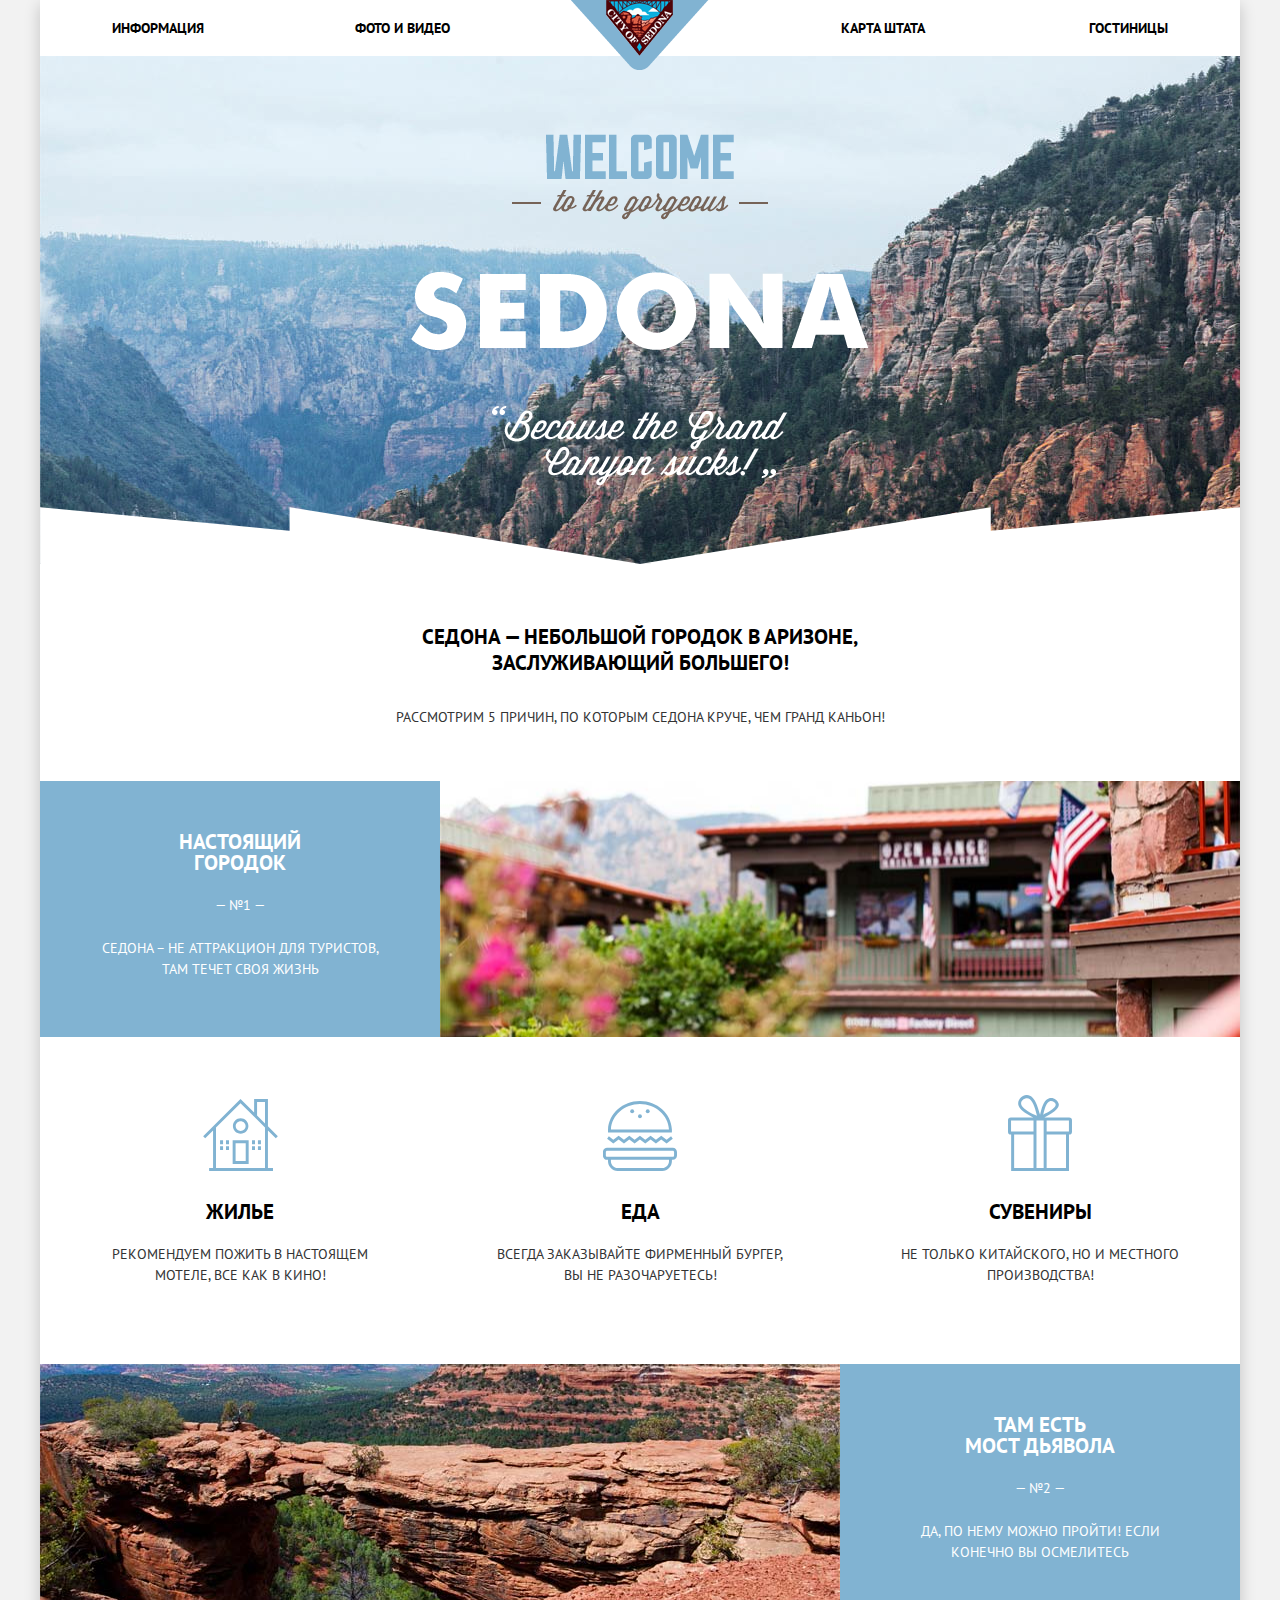
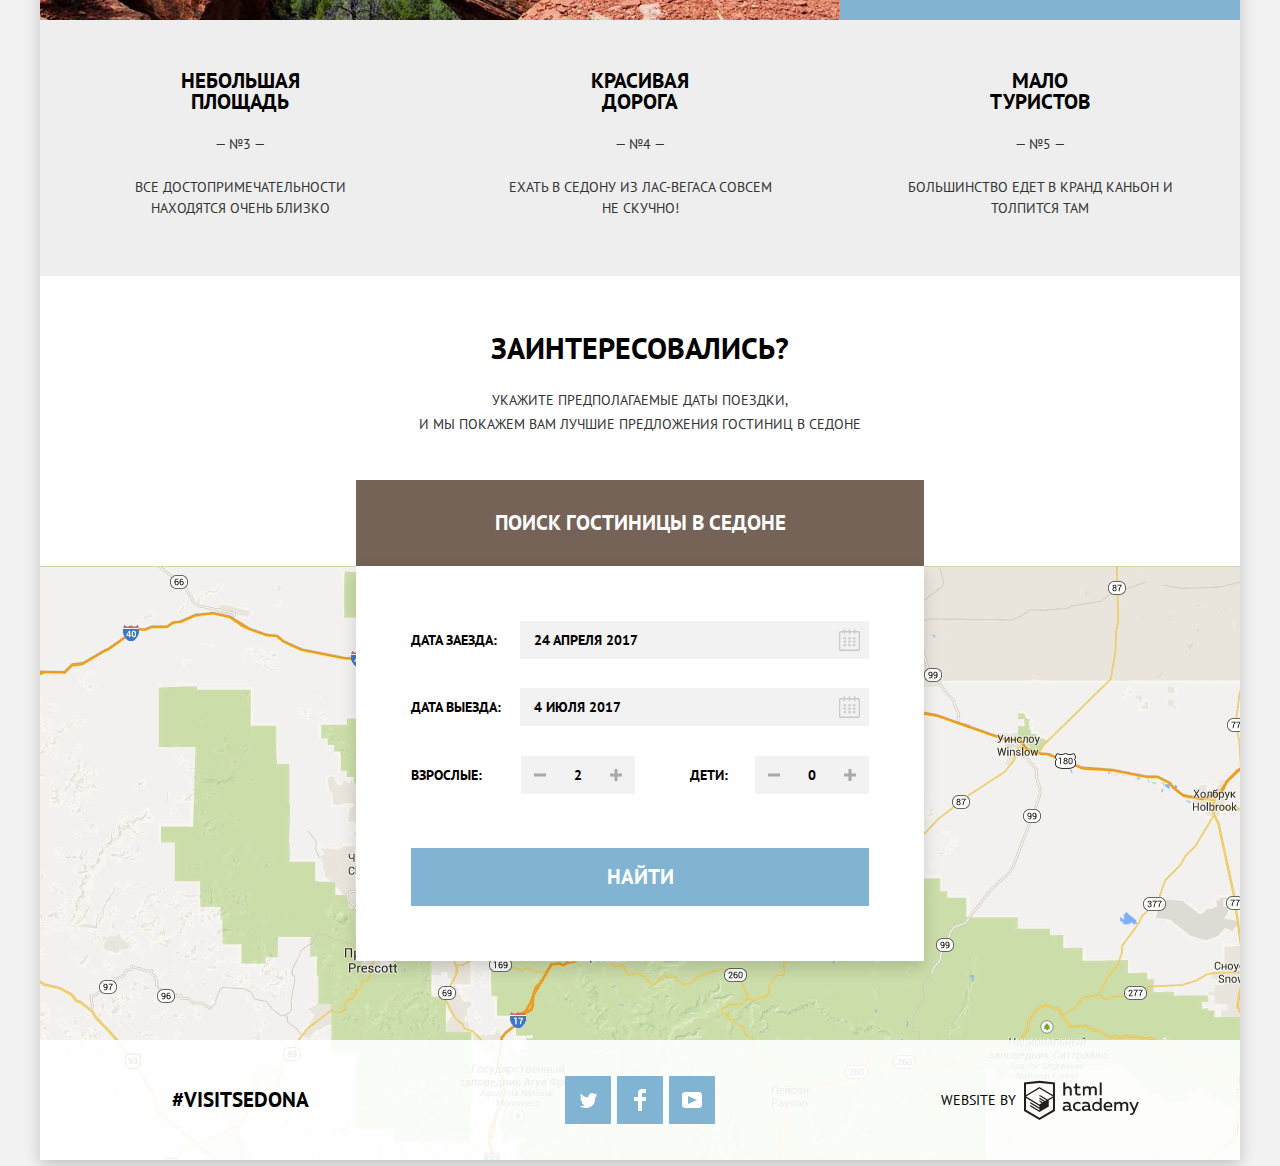
<file: index.html>
<!DOCTYPE html>
<html lang="ru">
  <head>
    <meta charset="utf-8">
    <title>HTML Academy: Седона</title>
    <link href="https://fonts.googleapis.com/css?family=PT+Sans:400,700&amp;subset=cyrillic" rel="stylesheet">
    <link href="css/normalize.css" rel="stylesheet">
    <link href="css/style.css" rel="stylesheet">
  </head>
  <body>
    <div class="layout">

      <header class="main-header">
        <nav class="main-navigation">
          <a class="main-header-logo">
            <img src="img/logo-sedona.png" width="138" height="70" alt="Логотип Седоны">
          </a>
          <ul class="site-navigation">
            <li><a href="info.html">Информация</a></li>
            <li><a href="media.html">Фото и видео</a></li>
            <li><a href="map.html">Карта штата</a></li>
            <li><a href="catalog.html">Гостиницы</a></li>
          </ul>
        </nav>
      </header>

      <main class="container">
        <h1 class="visually-hidden">Седона</h1>
        <section class="hero">
          <img src="img/welcome-to-sedona.png" width="458" height="352" alt="Добро пожаловать в великолепную Седону">
        </section>

        <section class="intro">
          <h2 class="visually-hidden">Добро пожаловать</h2>
          <p class="title">Седона&#32;&#8212;&#32;небольшой городок в Аризоне,
            заслуживающий большего!</p>
          <p class="description">Рассмотрим 5 причин, по которым Седона круче, чем Гранд Каньон!</p>
        </section>

        <section class="features">
          <h2 class="visually-hidden">Преимущества</h2>
          <div class="features-row">
            <div class="features-item">
              <h3 class="title white-color">Настоящий
                городок</h3>
              <span class="num white-color">&#8470;1</span>
              <p class="description white-color">Седона&#32;– не&#32;аттракцион для туристов, там течет своя жизнь</p>
            </div>
            <div class="features-image"></div>
          </div>
          <div class="features-row features-list">
            <div class="features-list-item house">
              <h5 class="title">Жилье</h5>
              <p class="description">Рекомендуем пожить в настоящем мотеле, все как в кино!</p>
            </div>
            <div class="features-list-item food">
              <h5 class="title">Еда</h5>
              <p class="description">Всегда заказывайте фирменный бургер, вы не&#32;разочаруетесь!</p>
            </div>
            <div class="features-list-item gifts">
              <h5 class="title">Сувениры</h5>
              <p class="description">Не только китайского, но и местного производства!</p>
            </div>
          </div>
          <div class="features-row">
            <div class="features-item">
              <h3 class="title white-color">Там есть
                мост Дьявола</h3>
              <span class="num white-color">&#8470;2</span>
              <p class="description white-color">Да, по нему можно пройти! Если конечно вы осмелитесь</p>
            </div>
            <div class="features-image"></div>
          </div>
          <div class="features-row">
            <div class="features-item">
              <h3 class="title">Небольшая
                площадь</h3>
              <span class="num">&#8470;3</span>
              <p class="description">Все достопримечательности находятся очень близко</p>
            </div>
            <div class="features-item">
              <h3 class="title">Красивая
                дорога</h3>
              <span class="num">&#8470;4</span>
              <p class="description">Ехать в Седону из Лас-Вегаса совсем не&#32;скучно!</p>
            </div>
            <div class="features-item">
              <h3 class="title">Мало
                туристов</h3>
              <span class="num">&#8470;5</span>
              <p class="description">Большинство едет в Кранд Каньон и толпится там</p>
            </div>
          </div>
        </section>

        <section class="search-container">
          <div class="call-to-action">
            <h2>Заинтересовались?</h2>
            <p class="description">Укажите предполагаемые даты поездки,
              и мы покажем вам лучшие предложения гостиниц в Седоне</p>
            <button class="button button-lg button-coffee" type="button">Поиск гостиницы в Седоне</button>
          </div>
          <div class="search-form">
            <iframe class="map" tabindex="-1" src="https://www.google.com/maps/embed/v1/view?zoom=12&center=34.8697%2C-111.7610&key=AIzaSyAeg9HKA5m4pS5d6KHKoqZQw0Kt9ENUFfY" allowfullscreen></iframe>
            <form class="modal hotel-search-form" action="https://echo.htmlacademy.ru" method="post">
              <div class="form-field">
                <label for="arrival-date-field">Дата заезда:</label>
                <input required id="arrival-date-field" class="input-lg" name="arrival-date" type="text" value="24 апреля 2017">
                <button class="calendar-icon" type="button">
                  <svg>
                    <use xlink:href="#calendar-icon"></use>
                  </svg>
                </button>
              </div>
              <div class="form-field">
                <label for="departure-date-field">Дата выезда:</label>
                <input required id="departure-date-field" class="input-lg" name="departure-date" type="text" value="4 июля 2017">
                <button class="calendar-icon" type="button">
                  <svg>
                    <use xlink:href="#calendar-icon"></use>
                  </svg>
                </button>
              </div>
              <div class="form-row">
                <div class="form-field">
                <label for="number-of-adults-field">Взрослые:</label>
                  <input required id="number-of-adults-field" name="adults" type="number" min="0" value="2">
                  <button class="input-control math-symbol-minus" type="button">
                    <svg>
                      <use xlink:href="#math-symbol-minus"></use>
                    </svg>
                  </button>
                  <button class="input-control math-symbol-plus" type="button">
                    <svg>
                      <use xlink:href="#math-symbol-plus"></use>
                    </svg>
                  </button>
                </div>
                <div class="form-field">
                  <label for="number-of-children-field">Дети:</label>
                  <input required id="number-of-children-field" name="children" type="number" min="0" value="0">
                  <button class="input-control math-symbol-minus" type="button">
                    <svg>
                      <use xlink:href="#math-symbol-minus"></use>
                    </svg>
                  </button>
                  <button class="input-control math-symbol-plus" type="button">
                    <svg>
                      <use xlink:href="#math-symbol-plus"></use>
                    </svg>
                  </button>
                </div>
              </div>
              <button class="button button-lg button-seagull" type="submit">Найти</button>
            </form>
          </div>
        </section>

      </main>

      <footer class="main-footer">
        <div class="footer-hashtag">
          &#35;Visitsedona
        </div>
        <ul class="footer-social">
          <li>
            <a class="social-button social-tw" href="#" aria-label="Twitter">
              <svg>
                <use xlink:href="#social-tw"></use>
              </svg>
            </a>
          </li>
          <li>
            <a class="social-button social-fb" href="#" aria-label="Facebook">
              <svg>
                <use xlink:href="#social-fb"></use>
              </svg>
            </a>
          </li>
          <li>
            <a class="social-button social-yt" href="#" aria-label="YouTube">
              <svg>
                <use xlink:href="#social-yt"></use>
              </svg>
            </a>
          </li>
        </ul>
        <div class="footer-copyright">
          <span>Website by</span>
          <a href="https://htmlacademy.ru/intensive/htmlcss">
            <svg id="htmlacademy-logo" role="img" aria-label="htmlacademy" xmlns="http://www.w3.org/2000/svg" viewBox="0 0 108.08 36.85" width="115" height="41">
              <title>HTML Academy</title>
              <path d="M44.61,26.88a2,2,0,0,0,.55-0.1v1.33a3.25,3.25,0,0,1-1.18.21,1.67,1.67,0,0,1-1.67-1,4.84,4.84,0,0,1-3.14,1.08c-1.51,0-2.91-.83-2.91-2.55,0-2.13,2-2.79,3.71-2.79a11.08,11.08,0,0,1,2.17.25v-0.3c0-1-.76-1.77-2.19-1.77a7.42,7.42,0,0,0-3,.64v-1.7a10.21,10.21,0,0,1,3.19-.55c2.36,0,3.81,1.12,3.81,3.65v3a0.54,0.54,0,0,0,.49.59h0.17Zm-6.44-1.13A1.35,1.35,0,0,0,39.63,27h0.11a3.39,3.39,0,0,0,2.41-1V24.58a9.72,9.72,0,0,0-1.81-.21c-1,0-2.16.33-2.16,1.38h0Zm12.36-6.11a5,5,0,0,1,2.57.64V22a4.08,4.08,0,0,0-2.3-.7,2.75,2.75,0,1,0,0,5.49,5,5,0,0,0,2.43-.64v1.71a6.27,6.27,0,0,1-2.76.57A4.21,4.21,0,0,1,46,24.51q0-.21,0-0.41a4.32,4.32,0,0,1,4.18-4.46h0.38Zm12.17,7.24a2,2,0,0,0,.55-0.1v1.33a3.25,3.25,0,0,1-1.18.21,1.67,1.67,0,0,1-1.67-1,4.84,4.84,0,0,1-3.14,1.08c-1.51,0-2.91-.83-2.91-2.55,0-2.13,2-2.79,3.71-2.79a11.08,11.08,0,0,1,2.17.25v-0.3c0-1-.76-1.77-2.19-1.77a7.42,7.42,0,0,0-3,.64v-1.7a10.21,10.21,0,0,1,3.19-.55c2.36,0,3.81,1.12,3.81,3.65v3a0.54,0.54,0,0,0,.49.59h0.17Zm-6.44-1.13A1.35,1.35,0,0,0,57.73,27h0.11a3.39,3.39,0,0,0,2.41-1V24.58a9.72,9.72,0,0,0-1.81-.21c-1.06,0-2.16.33-2.16,1.38h0ZM73,16V28.2H71.35V26.88a3.88,3.88,0,0,1-3.19,1.54,4.4,4.4,0,0,1,0-8.78,3.81,3.81,0,0,1,3,1.3V16H73Zm-4.53,5.22a2.76,2.76,0,1,0,0,5.52A2.86,2.86,0,0,0,71.15,25V23A2.91,2.91,0,0,0,68.49,21.27ZM79,19.64c3.31,0,4.46,2.68,3.92,5.09H76.7c0.21,1.5,1.67,2.11,3.19,2.11a6.11,6.11,0,0,0,2.64-.59v1.6a7.14,7.14,0,0,1-3,.57C77,28.42,74.78,27,74.78,24a4.18,4.18,0,0,1,4-4.39H79Zm0.09,1.54a2.28,2.28,0,0,0-2.44,2.1v0.06H81.3A2,2,0,0,0,79.13,21.18Zm5.73,7V19.87h1.65v1a3.81,3.81,0,0,1,2.78-1.27A2.86,2.86,0,0,1,91.89,21a4.12,4.12,0,0,1,2.91-1.33A3.06,3.06,0,0,1,98,23V28.2h-1.9V23.05a1.59,1.59,0,0,0-1.42-1.75H94.42a2.8,2.8,0,0,0-2.07,1.12V28.2h-1.9V23.05A1.59,1.59,0,0,0,89,21.31H88.8a3,3,0,0,0-2.21,1.29v5.63H84.86Zm21.31-8.33h1.9l-3.91,9.46c-0.9,2.17-2.09,2.86-3.35,2.86a4.76,4.76,0,0,1-1.1-.14V30.46a2.86,2.86,0,0,0,.85.12c0.9,0,1.58-.64,2.07-1.9l0.17-.42-4-8.4h2l2.86,6.29ZM38.73,1.46V6.22a3.81,3.81,0,0,1,2.7-1.14,3.25,3.25,0,0,1,3.44,3.4v5.15H43V8.72a1.81,1.81,0,0,0-1.61-2h-0.3a2.93,2.93,0,0,0-2.32,1.39v5.52h-1.9V1.46h1.9ZM49.94,2.31v3h3V6.91h-3v3.81c0,1.1.5,1.46,1.58,1.46a4.49,4.49,0,0,0,1.69-.33v1.6A6.8,6.8,0,0,1,51,13.8a2.55,2.55,0,0,1-2.86-2.74V6.89H46.58V5.26h1.5V2.74Zm5.4,11.31V5.28H57v1A3.81,3.81,0,0,1,59.77,5a2.86,2.86,0,0,1,2.6,1.33A4.12,4.12,0,0,1,65.28,5,3.06,3.06,0,0,1,68.44,8.4v5.21h-1.9V8.46a1.59,1.59,0,0,0-1.42-1.75H64.89a2.8,2.8,0,0,0-2.07,1.12v5.78h-1.9V8.46A1.59,1.59,0,0,0,59.5,6.71H59.27A3,3,0,0,0,57.06,8v5.63H55.34ZM71.17,1.45H73V13.6H71.17V1.45ZM14.71,0H14.55L0,1.54V28.21l14.55,8.66,14.55-8.66V1.54Zm12.5,27.1L14.55,34.64,1.9,27.12V16.18l12.59,7.5V25L5.86,19.9v1.31l8.68,5.21v1.39L5.87,22.65V24l8.68,5.21,8.75-5.24V18.31L27.2,16V27.12Zm0-12.53-3.48,2-1.6,1L14.51,13v1.31L21,18.23H21l-0.14.09-1,.54-5.37-3.2V17l4.24,2.52-1,.67-3.2-1.9v1.31l2.1,1.24L14.5,22.1,2,14.65,14.51,7.11Zm0-1.32L14.49,5.76,1.91,13.25v-10L14.56,1.92,27.21,3.25v10h0Z" transform="translate(0 -0.02)"/>
            </svg>
          </a>
        </div>
      </footer>

      <div class="social-split">
        <svg xmlns="http://www.w3.org/2000/svg" xmlns:xlink="http://www.w3.org/1999/xlink">
          <symbol id="social-tw" viewBox="0 0 17 15">
            <path d="M10.95.144c1.685-.496 2.984.27 3.577 1.179.673-.231 1.331-.481 2.011-.708a2.345 2.345 0 0 1-.857 1.768c.685.17 1.304-.491 1.304-.491-.169 1-1.006 1.788-1.563 2.024-.231 6.75-3.175 11.217-10.077 11.082h-.446c-.41 0-4.164-.46-4.898-1.887 2.271.196 3.893-.422 4.693-1.177-.96-.3-2.679-.477-2.979-2.95.349.106.564.228 1.19.119C1.705 8.247.374 7.53.448 5.33c.285.328 1.067.536 1.34.472C1.085 5.561-.182 2.442.894.85c1.818 1.854 3.735 3.606 7.152 3.773C8.254 2.33 9.183.793 10.95.144z"/>
          </symbol>
          <symbol id="social-fb" viewBox="0 0 12 22">
            <path d="M12 4V0H8a4 4 0 0 0-4 4v4H0v4h4v10h4V12h4V8H8V4h4z"/>
          </symbol>
          <symbol id="social-yt" viewBox="0 0 20 16">
            <path d="M17 0H3C1.35 0 0 1.35 0 3v10c0 1.65 1.35 3 3 3h14c1.65 0 3-1.35 3-3V3c0-1.65-1.35-3-3-3zM6.027 11.998V4.002L15.014 8l-8.987 3.998z"/>
          </symbol>
          <symbol id="calendar-icon" viewBox="0 0 21 22">
            <path d="M19.251,2.025h-2.845V0.648c0-0.381-0.294-0.689-0.656-0.689c-0.363,0-0.656,0.308-0.656,0.689v1.377h-3.938V0.648
              c0-0.381-0.294-0.689-0.655-0.689c-0.363,0-0.657,0.308-0.657,0.689v1.377H5.906V0.648c0-0.381-0.294-0.689-0.656-0.689
              c-0.363,0-0.657,0.308-0.657,0.689v1.377H1.75C0.784,2.025,0,2.847,0,3.862v16.302C0,21.179,0.784,22,1.75,22h17.501
              C20.217,22,21,21.179,21,20.164V3.862C21,2.847,20.217,2.025,19.251,2.025z M19.688,20.164c0,0.253-0.195,0.459-0.437,0.459H1.75
              c-0.241,0-0.438-0.206-0.438-0.459V3.862c0-0.253,0.196-0.459,0.438-0.459h2.844v1.378c0,0.381,0.294,0.689,0.657,0.689
              c0.362,0,0.656-0.308,0.656-0.689V3.403h3.938v1.378c0,0.381,0.294,0.689,0.657,0.689c0.361,0,0.655-0.308,0.655-0.689V3.403h3.938
              v1.378c0,0.381,0.293,0.689,0.656,0.689c0.362,0,0.656-0.308,0.656-0.689V3.403h2.845c0.241,0,0.437,0.206,0.437,0.459V20.164z"/>
            <rect x="4.594" y="8.225" width="2.625" height="2.066"/>
            <rect x="4.594" y="11.668" width="2.625" height="2.067"/>
            <rect x="4.594" y="15.112" width="2.625" height="2.066"/>
            <rect x="9.188" y="15.112" width="2.625" height="2.066"/>
            <rect x="9.188" y="11.668" width="2.625" height="2.067"/>
            <rect x="9.188" y="8.225" width="2.625" height="2.066"/>
            <rect x="13.781" y="15.112" width="2.625" height="2.066"/>
            <rect x="13.781" y="11.668" width="2.625" height="2.067"/>
            <rect x="13.781" y="8.225" width="2.625" height="2.066"/>
          </symbol>
          <symbol id="math-symbol-minus" viewBox="0 0 15 15">
            <line x1="1" y1="7" x2="13" y2="7" stroke-width="3" />
          </symbol>
          <symbol id="math-symbol-plus" viewBox="0 0 15 15">
            <line x1="1" y1="7" x2="13" y2="7" stroke-width="3"/>
            <line x1="7" y1="1" x2="7" y2="13" stroke-width="3" />
          </symbol>
        </svg>
      </div>

    </div>
  </body>
</html>
</file>
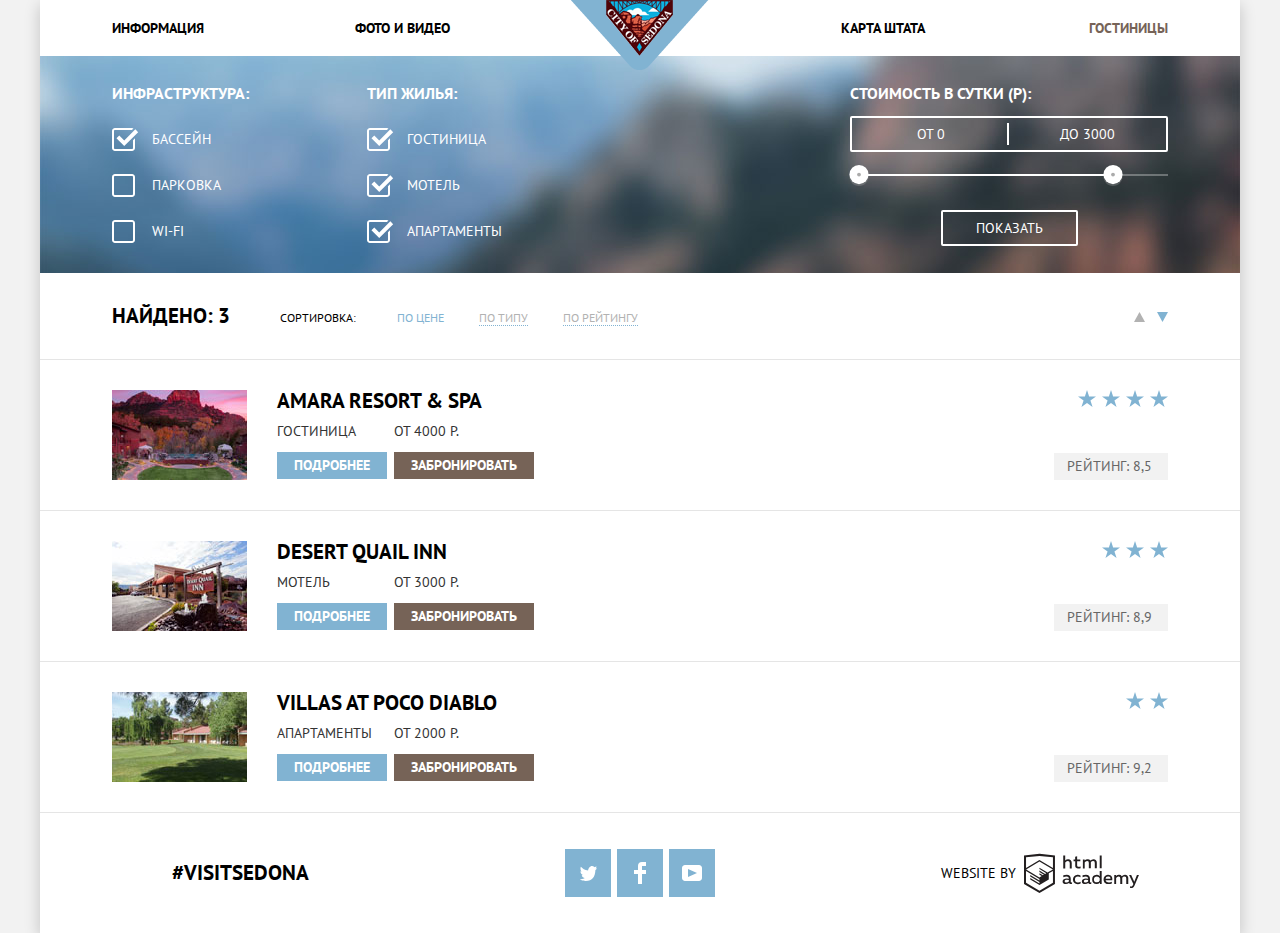
<file: catalog.html>
<!DOCTYPE html>
<html lang="ru">
  <head>
    <meta charset="utf-8">
    <title>HTML Academy: Седона</title>
    <link href="css/normalize.css" rel="stylesheet">
    <link href="css/style.css" rel="stylesheet">
  </head>
  <body>
    <div class="layout">

      <header class="main-header">
        <nav class="main-navigation">
          <a class="main-header-logo" href="index.html">
            <img src="img/logo-sedona.png" width="138" height="70" alt="Логотип Седоны">
          </a>
          <ul class="site-navigation">
            <li><a href="info.html">Информация</a></li>
            <li><a href="media.html">Фото и видео</a></li>
            <li><a href="map.html">Карта штата</a></li>
            <li><a class="site-navigation-current" href="catalog.html">Гостиницы</a></li>
          </ul>
        </nav>
      </header>

      <main class="containter">
        <h1 class="visually-hidden">Поиск гостиницы в Седоне</h1>
        <section class="search-filters">
          <h2 class="visually-hidden">Фильтр поиска жилья</h2>
          <form class="search-filters-form" action="https://echo.htmlacademy.ru" method="get">
            <fieldset class="form-group">
              <legend>Инфраструктура:</legend>
              <ul class="form-group-items">
                <li>
                  <input checked id="infrastructure-type-pool" class="checkmark" name="infrastructure" type="checkbox" value="pool">
                  <label for="infrastructure-type-pool">Бассейн</label>
                </li>
                <li>
                  <input id="infrastructure-type-parking" class="checkmark" name="infrastructure" type="checkbox" value="parking">
                  <label for="infrastructure-type-parking">Парковка</label>
                </li>
                <li>
                  <input id="infrastructure-type-wifi" class="checkmark" name="infrastructure" type="checkbox" value="wifi">
                  <label for="infrastructure-type-wifi">Wi-Fi</label>
                </li>
              </ul>
            </fieldset>
            <fieldset class="form-group">
              <legend>Тип жилья:</legend>
              <ul class="form-group-items">
                <li>
                  <input checked id="house-type-hotel" class="checkmark" name="house-type" type="checkbox" value="hotel">
                  <label for="house-type-hotel">Гостиница</label>
                </li>
                <li>
                  <input checked id="house-type-motel" class="checkmark" name="house-type" type="checkbox" value="motel">
                  <label for="house-type-motel">Мотель</label>
                </li>
                <li>
                  <input checked id="house-type-apartment" class="checkmark" name="house-type" type="checkbox" value="apartment">
                  <label for="house-type-apartment">Апартаменты</label>
                </li>
              </ul>
            </fieldset>
            <fieldset class="form-group">
              <legend>Стоимость в сутки (р):</legend>
              <div class="num-range">
                <div class="num-range-field">
                  <span>От 0</span>
                  <!-- <input name="price-from" type="number" min="0" max="4000" value="0"> -->
                </div>
                <div class="num-range-field">
                  <span>До 3000</span>
                  <!-- <input name="price-to" type="number" min="1" max="4000" value="3000"> -->
                </div>
              </div>
              <div class="slider">
                <div class="slider-range" style=""></div>
                <span class="slider-handle state-default" tabindex="0" style=""></span>
                <span class="slider-handle state-default" tabindex="0" style=""></span>
              </div>
              <button class="search-filters-submit" type="submit">Показать</button>
            </fieldset>
          </form>
        </section>
        <section class="search-results">
          <div class="search-results-sorting">
            <span class="found">Найдено: 3</span>
            <div class="sort-filters sort-by-type">
              <span>Сортировка:</span>
              <ul class="sort-by-type-list">
                <li class="current-sort-type"><a href="#">По цене</a></li>
                <li><a href="#">По типу</a></li>
                <li><a href="#">По рейтингу</a></li>
              </ul>
            </div>
            <div class="sort-filters sort-by-order">
              <ul class="sort-by-order-list">
                <li>
                  <a href="#">
                    <svg>
                      <use xlink:href="#ascending-order"></use>
                    </svg>
                  </a>
                </li>
                <li class="current-sort-order">
                  <a href="#">
                    <svg>
                      <use xlink:href="#descending-order"></use>
                    </svg>
                  </a>
                </li>
              </ul>
            </div>
          </div>
          <div class="search-results-content">
            <div class="search-results-row">
              <div class="house-image">
                <img src="img/amara-resort-and-spa.jpg" width="135" height="90" alt="Гостиница Amara Resort & Spa">
              </div>
              <div class="house-description">
                <h3 class="name">
                  <a href="#">Amara Resort &#38; Spa</a>
                </h3>
                <div class="house-description-row">
                  <span class="type">Гостиница</span>
                  <span class="price">От 4000 р.</span>
                </div>
                <div class="house-description-row">
                  <a class="button button-sm button-seagull" href="#">Подробнее</a>
                  <a class="button button-sm button-coffee" href="#">Забронировать</a>
                </div>
              </div>
              <div class="house-review">
                <div class="stars">
                  <span class="star"></span>
                  <span class="star"></span>
                  <span class="star"></span>
                  <span class="star"></span>
                </div>
                <div class="rate">
                  <span>Рейтинг: 8,5</span>
                </div>
              </div>
            </div>
            <div class="search-results-row">
              <div class="house-image">
                <img src="img/desert-quail-inn.jpg" width="135" height="90" alt="Desert Quail Inn">
              </div>
              <div class="house-description">
                <h3 class="name">
                  <a href="#">Desert Quail Inn</a>
                </h3>
                <div class="house-description-row">
                  <span class="type">Мотель</span>
                  <span class="price">От 3000 р.</span>
                </div>
                <div class="house-description-row">
                  <a class="button button-sm button-seagull" href="#">Подробнее</a>
                  <a class="button button-sm button-coffee" href="#">Забронировать</a>
                </div>
              </div>
              <div class="house-review">
                <div class="stars">
                  <span class="star"></span>
                  <span class="star"></span>
                  <span class="star"></span>
                </div>
                <div class="rate">
                  <span>Рейтинг: 8,9</span>
                </div>
              </div>
            </div>
            <div class="search-results-row">
              <div class="house-image">
                <img src="img/villas-at-poco-diablo.jpg" width="135" height="90" alt="Villas at Poco Diablo">
              </div>
              <div class="house-description">
                <h3 class="name">
                  <a href="#">Villas at Poco Diablo</a>
                </h3>
                <div class="house-description-row">
                  <span class="type">Апартаменты</span>
                  <span class="price">От 2000 р.</span>
                </div>
                <div class="house-description-row">
                  <a class="button button-sm button-seagull" href="#">Подробнее</a>
                  <a class="button button-sm button-coffee" href="#">Забронировать</a>
                </div>
              </div>
              <div class="house-review">
                <div class="stars">
                  <span class="star"></span>
                  <span class="star"></span>
                </div>
                <div class="rate">
                  <span>Рейтинг: 9,2</span>
                </div>
              </div>
            </div>
          </div>
        </section>
      </main>


      <footer class="main-footer inner-page">
        <div class="footer-hashtag">
          &#35;Visitsedona
        </div>
        <ul class="footer-social">
          <li>
            <a class="social-button social-tw" href="#" aria-label="Twitter">
              <svg>
                <use xlink:href="#social-tw"></use>
              </svg>
            </a>
          </li>
          <li>
            <a class="social-button social-fb" href="#" aria-label="Facebook">
              <svg>
                <use xlink:href="#social-fb"></use>
              </svg>
            </a>
          </li>
          <li>
            <a class="social-button social-yt" href="#" aria-label="YouTube">
              <svg>
                <use xlink:href="#social-yt"></use>
              </svg>
            </a>
          </li>
        </ul>
        <div class="footer-copyright">
          <span>Website by</span>
          <a href="https://htmlacademy.ru/intensive/htmlcss">
            <svg id="htmlacademy-logo" role="img" aria-label="htmlacademy" xmlns="http://www.w3.org/2000/svg" viewBox="0 0 108.08 36.85" width="115" height="41">
              <title>HTML Academy</title>
              <path d="M44.61,26.88a2,2,0,0,0,.55-0.1v1.33a3.25,3.25,0,0,1-1.18.21,1.67,1.67,0,0,1-1.67-1,4.84,4.84,0,0,1-3.14,1.08c-1.51,0-2.91-.83-2.91-2.55,0-2.13,2-2.79,3.71-2.79a11.08,11.08,0,0,1,2.17.25v-0.3c0-1-.76-1.77-2.19-1.77a7.42,7.42,0,0,0-3,.64v-1.7a10.21,10.21,0,0,1,3.19-.55c2.36,0,3.81,1.12,3.81,3.65v3a0.54,0.54,0,0,0,.49.59h0.17Zm-6.44-1.13A1.35,1.35,0,0,0,39.63,27h0.11a3.39,3.39,0,0,0,2.41-1V24.58a9.72,9.72,0,0,0-1.81-.21c-1,0-2.16.33-2.16,1.38h0Zm12.36-6.11a5,5,0,0,1,2.57.64V22a4.08,4.08,0,0,0-2.3-.7,2.75,2.75,0,1,0,0,5.49,5,5,0,0,0,2.43-.64v1.71a6.27,6.27,0,0,1-2.76.57A4.21,4.21,0,0,1,46,24.51q0-.21,0-0.41a4.32,4.32,0,0,1,4.18-4.46h0.38Zm12.17,7.24a2,2,0,0,0,.55-0.1v1.33a3.25,3.25,0,0,1-1.18.21,1.67,1.67,0,0,1-1.67-1,4.84,4.84,0,0,1-3.14,1.08c-1.51,0-2.91-.83-2.91-2.55,0-2.13,2-2.79,3.71-2.79a11.08,11.08,0,0,1,2.17.25v-0.3c0-1-.76-1.77-2.19-1.77a7.42,7.42,0,0,0-3,.64v-1.7a10.21,10.21,0,0,1,3.19-.55c2.36,0,3.81,1.12,3.81,3.65v3a0.54,0.54,0,0,0,.49.59h0.17Zm-6.44-1.13A1.35,1.35,0,0,0,57.73,27h0.11a3.39,3.39,0,0,0,2.41-1V24.58a9.72,9.72,0,0,0-1.81-.21c-1.06,0-2.16.33-2.16,1.38h0ZM73,16V28.2H71.35V26.88a3.88,3.88,0,0,1-3.19,1.54,4.4,4.4,0,0,1,0-8.78,3.81,3.81,0,0,1,3,1.3V16H73Zm-4.53,5.22a2.76,2.76,0,1,0,0,5.52A2.86,2.86,0,0,0,71.15,25V23A2.91,2.91,0,0,0,68.49,21.27ZM79,19.64c3.31,0,4.46,2.68,3.92,5.09H76.7c0.21,1.5,1.67,2.11,3.19,2.11a6.11,6.11,0,0,0,2.64-.59v1.6a7.14,7.14,0,0,1-3,.57C77,28.42,74.78,27,74.78,24a4.18,4.18,0,0,1,4-4.39H79Zm0.09,1.54a2.28,2.28,0,0,0-2.44,2.1v0.06H81.3A2,2,0,0,0,79.13,21.18Zm5.73,7V19.87h1.65v1a3.81,3.81,0,0,1,2.78-1.27A2.86,2.86,0,0,1,91.89,21a4.12,4.12,0,0,1,2.91-1.33A3.06,3.06,0,0,1,98,23V28.2h-1.9V23.05a1.59,1.59,0,0,0-1.42-1.75H94.42a2.8,2.8,0,0,0-2.07,1.12V28.2h-1.9V23.05A1.59,1.59,0,0,0,89,21.31H88.8a3,3,0,0,0-2.21,1.29v5.63H84.86Zm21.31-8.33h1.9l-3.91,9.46c-0.9,2.17-2.09,2.86-3.35,2.86a4.76,4.76,0,0,1-1.1-.14V30.46a2.86,2.86,0,0,0,.85.12c0.9,0,1.58-.64,2.07-1.9l0.17-.42-4-8.4h2l2.86,6.29ZM38.73,1.46V6.22a3.81,3.81,0,0,1,2.7-1.14,3.25,3.25,0,0,1,3.44,3.4v5.15H43V8.72a1.81,1.81,0,0,0-1.61-2h-0.3a2.93,2.93,0,0,0-2.32,1.39v5.52h-1.9V1.46h1.9ZM49.94,2.31v3h3V6.91h-3v3.81c0,1.1.5,1.46,1.58,1.46a4.49,4.49,0,0,0,1.69-.33v1.6A6.8,6.8,0,0,1,51,13.8a2.55,2.55,0,0,1-2.86-2.74V6.89H46.58V5.26h1.5V2.74Zm5.4,11.31V5.28H57v1A3.81,3.81,0,0,1,59.77,5a2.86,2.86,0,0,1,2.6,1.33A4.12,4.12,0,0,1,65.28,5,3.06,3.06,0,0,1,68.44,8.4v5.21h-1.9V8.46a1.59,1.59,0,0,0-1.42-1.75H64.89a2.8,2.8,0,0,0-2.07,1.12v5.78h-1.9V8.46A1.59,1.59,0,0,0,59.5,6.71H59.27A3,3,0,0,0,57.06,8v5.63H55.34ZM71.17,1.45H73V13.6H71.17V1.45ZM14.71,0H14.55L0,1.54V28.21l14.55,8.66,14.55-8.66V1.54Zm12.5,27.1L14.55,34.64,1.9,27.12V16.18l12.59,7.5V25L5.86,19.9v1.31l8.68,5.21v1.39L5.87,22.65V24l8.68,5.21,8.75-5.24V18.31L27.2,16V27.12Zm0-12.53-3.48,2-1.6,1L14.51,13v1.31L21,18.23H21l-0.14.09-1,.54-5.37-3.2V17l4.24,2.52-1,.67-3.2-1.9v1.31l2.1,1.24L14.5,22.1,2,14.65,14.51,7.11Zm0-1.32L14.49,5.76,1.91,13.25v-10L14.56,1.92,27.21,3.25v10h0Z" transform="translate(0 -0.02)"/>
            </svg>
          </a>
        </div>
      </footer>

      <div class="social-split">
        <svg xmlns="http://www.w3.org/2000/svg" xmlns:xlink="http://www.w3.org/1999/xlink">
          <symbol id="social-tw" viewBox="0 0 17 15">
            <path d="M10.95.144c1.685-.496 2.984.27 3.577 1.179.673-.231 1.331-.481 2.011-.708a2.345 2.345 0 0 1-.857 1.768c.685.17 1.304-.491 1.304-.491-.169 1-1.006 1.788-1.563 2.024-.231 6.75-3.175 11.217-10.077 11.082h-.446c-.41 0-4.164-.46-4.898-1.887 2.271.196 3.893-.422 4.693-1.177-.96-.3-2.679-.477-2.979-2.95.349.106.564.228 1.19.119C1.705 8.247.374 7.53.448 5.33c.285.328 1.067.536 1.34.472C1.085 5.561-.182 2.442.894.85c1.818 1.854 3.735 3.606 7.152 3.773C8.254 2.33 9.183.793 10.95.144z"/>
          </symbol>
          <symbol id="social-fb" viewBox="0 0 12 22">
            <path d="M12 4V0H8a4 4 0 0 0-4 4v4H0v4h4v10h4V12h4V8H8V4h4z"/>
          </symbol>
          <symbol id="social-yt" viewBox="0 0 20 16">
            <path d="M17 0H3C1.35 0 0 1.35 0 3v10c0 1.65 1.35 3 3 3h14c1.65 0 3-1.35 3-3V3c0-1.65-1.35-3-3-3zM6.027 11.998V4.002L15.014 8l-8.987 3.998z"/>
          </symbol>
          <symbol id="ascending-order" viewBox="0 0 11 10">
            <path d="M5.5 0L0 10h11z"/>
          </symbol>
          <symbol id="descending-order" viewBox="0 0 11 10">
            <path d="M5.5 10L0 0h11"/>
          </symbol>
        </svg>
      </div>

    </div>
  </body>
</html>
</file>
<file: css/style.css>
@import url('https://fonts.googleapis.com/css?family=PT+Sans:400,700&subset=cyrillic');

body {
  margin: 0;
  padding: 0;

  font-family: 'PT Sans', Arial, sans-serif;
  font-size: 14px;
  line-height: 21px;
  font-weight: 400;
  color: #333333;
  text-transform: uppercase;

  background-color: #f2f2f2;
}

a {
  text-decoration: none;
  cursor: pointer;
}

/*
  ====== Скрывает скрытые заголовки ======
*/

.visually-hidden {
  position: absolute;
  clip: rect(0 0 0 0);
  width: 1px;
  height: 1px;
  margin: -1px;
}

/*
  ====== Управляет основным слоем ======
*/

.layout {
  max-width: 1200px;
  min-width: 768px;
  margin: 0 auto;

  position: relative;

  background-color: #ffffff;
  box-shadow: 0px 5px 15px 0px rgba(0, 1, 1, 0.2);
}

/*
  ====== Кнопки ======
*/

.button {
  font-size: 14px;
  line-height: 21px;
  font-weight: bold;
  color: #ffffff;
  text-transform: uppercase;
  cursor: pointer;

  display: inline-block;

  padding: 0;
  margin: 0;

  border: none;
}

.button-lg {
  font-size: 21px;
  line-height: 26px;
}

.button-sm {
  padding: 0 17px;
  line-height: 27px;
}

.button-coffee {
  background-color: #766357;
}

.button-coffee:hover,
.button-coffee:focus {
  background-color: #604e43;
  outline: none;
}

.button-coffee:active {
  background-color: #503e33;
  color: rgba(255, 255, 255, 0.3);
  outline: none;
}

.button-seagull {
  background-color: #81b3d2;
}

.button-seagull:hover,
.button-seagull:focus {
  background-color: #669ec0;
  outline: none;
}

.button-seagull:active {
  background-color: #5496bd;
  color: rgba(255, 255, 255, 0.3);
  outline: none;
}

/*
  ====== Основной текст ======
*/

.title {
  font-size: 21px;
  line-height: 21px;
  font-weight: bold;
  color: #000000;

  margin: 0;
  padding: 0;
}

.description {
  font-size: 14px;
  line-height: 21px;
  font-weight: 400;
  color: #333333;

  margin: 0;
  padding: 0;

  width: 100%;  /* Без этого свойства содержимое параграфа уходит за пределы контейнера в IE */
}

.num {
  font-size: 14px;
  line-height: 21px;
  font-weight: 400;
  color: #333333;

  margin: 0;
  padding: 0;
}

.num::before {
  content: '\2014\00a0';
  font-size: 14px;
  line-height: 21px;
  font-weight: 400;
  color: #333333;

  margin: 0;
  padding: 0;
}

.num::after {
  content: '\00a0\2014';
  font-size: 14px;
  line-height: 21px;
  font-weight: 400;
  color: #333333;

  margin: 0;
  padding: 0;
}

.white-color,
.white-color::before,
.white-color::after {
  color: #ffffff;
}

/*
  ====== Хэдер ======
*/

.main-navigation {
  font-size: 14px;
  line-height: 26px;
  font-weight: bold;
  color: #000000;

  background-color: #ffffff;

  display: flex;
  flex-direction: row;
  flex-wrap: nowrap;

  height: 56px;
  width: 100%;
  padding: 0 6%;
  position: relative;
  box-sizing: border-box;
}

.main-header-logo {
  position: absolute;
  top: 0;
  left: 50%;
  margin-left: -69px;

  z-index: 1;
}

.site-navigation {
  list-style: none;

  margin: 0;
  padding: 0;

  display: flex;
  flex-direction: row;
  align-items: center;

  width: 100%;
}

.site-navigation a {
  color: #000000;
}

.site-navigation a:hover {
  color: #81b3d2;
}

.site-navigation a:active {
  color: rgba(0, 0, 0, 0.3);
}

.site-navigation a.site-navigation-current {
  color: #766357;
}

.site-navigation li {
  flex-basis: 23%; /* В ТЗ — 20%, но тогда не соответствует макету */
}

.site-navigation li:first-child,
.site-navigation li:nth-child(2) {
  text-align: left;
}

.site-navigation li:nth-child(3),
.site-navigation li:last-child {
  text-align: right;
}

.site-navigation li:nth-child(2) {
  margin-right: auto;
}

.site-navigation li:nth-child(3) {
  margin-left: auto;
}

/*
  ====== Хироу ======
*/

.hero {
  display: flex;
  justify-content: center;
  align-items: center;

  position: relative;
  height: 512px;
  height: 508px;  /* ! Это новый размер */
  background-color: #9fc3db;
  background-image: url("../img/hero-background-res1200.jpg");
  background-size: cover;
  background-repeat: no-repeat;
}

.hero::after {
  content: '';
  position: absolute;
  bottom: 0;
  left: 0;
  right: 0;

  height: 100%;
  max-height: 57px;

  background-image: url("../img/mask-res1200.png");
  background-position: bottom;
  background-size: contain;
  background-repeat: no-repeat;
}

/*
  ====== Интро ======
*/

.intro {
  display: flex;
  flex-direction: column;

  padding: 60px 0 51px 0;
}

.intro .title,
.intro .description {
  text-align: center;
  line-height: 26px;
}

.intro .title {
  white-space: pre-line;

  margin: 0 0 28px 0;
  padding: 0;
}

.intro .description {
  margin: 0;
  padding: 0;
}

/*
  ====== Фичи ======
*/

.features {
  display: flex;
  flex-direction: column;
  flex-wrap: wrap;
}

.features-row {
  display: flex;
  flex-direction: row;
  flex-wrap: nowrap;

  width: 100%;
}

.features-row:nth-of-type(3) .features-item {
  order: 1;
}

.features-item {
  color: inherit;
  text-align: center;
  /* white-space: pre-line; */
  /* hyphens: auto; */

  height: 256px;
  max-width: 400px;

  padding: 50px 4% 40px 4%;
  box-sizing: border-box;

  flex-basis: 33%;
  flex-grow: 2;

  /* display: flex;
  flex-direction: column;
  align-items: center; */

  background-color: #eeeeee;
}

.features-row:last-of-type .features-item {
  padding: 50px 5% 40px 5%; /* Но тогда на резине текст отображается неправильно */
}

.features-row:first-of-type .features-item,
.features-row:nth-of-type(3) .features-item {
  background-color: #81b3d2;
}

/* .features-item .title,
.features-item .num,
.features-item .num::before,
.features-item .num::after {
  margin-bottom: 22px;
} */

.features-item .title {
  margin: 0 auto;
  
  text-align: center;
  white-space: pre-line;
}

.features-item .num {
  display: block;
  margin: 22px 0;
}

.features-image {
  height: 256px;

  flex-basis: 66%;
  flex-grow: 3;

  background-position: 50%;
  background-size: cover;
  background-repeat: no-repeat;
}

.features-row:first-of-type .features-image {
  background-image: url("../img/town.jpg");
}

.features-row:nth-of-type(3) .features-image {
  background-image: url("../img/bridge.jpg");
}

.features-list {
  margin: 0;
  padding: 0;

  width: 100%;

  display: flex;
  flex-direction: row;
  flex-wrap: nowrap;
}

.features-list-item {
  font-size: 0;
  text-align: center;

  max-width: 400px;
  flex-basis: 33%;
  flex-grow: 1;

  margin: 58px 4% 6.5%;
  padding: 0;

  display: flex;
  flex-direction: column;
  align-items: center;
}

.features-list-item .title {
  margin: 30px 0 22px 0;
}

.features-list-item::before {
  content: '';
  top: 0;
  width: 75px;
  height: 76px;

  background-repeat: no-repeat;
  background-position: bottom;
}

.house::before {
  background-image: url("../img/home-icon.svg");
  background-size: 75px 72px;
}

.food::before {
  background-image: url("../img/burger-icon.svg");
  background-size: 74px 70px;
}

.gifts::before {
  background-image: url("../img/gift-icon.svg");
  background-size: 64px 76px;
}

/*
  ====== Приглашение найти гостиницу ======
*/

.search-container {
  display: flex;
  flex-direction: column;
}

.search-container .call-to-action {
  height: 290px;
  text-align: center;

  display: flex;
  flex-direction: column;
  align-items: center;

  box-sizing: border-box;
}

.call-to-action h2 {
  font-size: 30px;
  line-height: 36px;
  font-weight: bold;
  color: #000000;

  margin: 54px 0 22px 0;
}

.call-to-action .description {
  line-height: 24px;
  white-space: pre-line;
}

.call-to-action button {
  line-height: 86px;
  width: 568px;

  margin: 0;
  padding: 0;

  margin: auto auto 0 auto;
}

.search-container .search-form {
  height: 594px;
  position: relative;
}

.map {
  height: 100%;
  width: 100%;

  frameborder: 0;
  border: none;

  background-color: #cad7a6;
  background-image: url("../img/map.png");
  background-position: bottom;
  background-repeat: no-repeat;
}

/*
  ====== Модалка с формой на главной ======
*/

.hotel-search-form {
  width: 568px;
  padding: 55px;
  position: absolute;
  top: 0;
  left: 50%;
  margin-left: -284px;
  box-sizing: border-box;

  display: flex;
  flex-direction: column;
  flex-wrap: wrap;

  background-color: #ffffff;
  box-shadow: 0px 7px 15px 0px rgba(0, 1, 1, 0.15);
}

.hotel-search-form .form-field {
  height: 38px;

  display: flex;
  flex-direction: row;
  align-items: center;

  position: relative;
}

.hotel-search-form input {
  font-size: 14px;
  /* line-height: 26px; */
  font-weight: bold;
  color: #000000;
  text-transform: uppercase;

  padding: 0;
  margin: 0;

  border: 2px solid #f2f2f2;

  background-color: #f2f2f2;
}

.hotel-search-form input[type=text]::-ms-clear {
  display: none;
  width: 0;
  height: 0;
}

.hotel-search-form .input-lg {
  height: 100%;
  /* width: 346px; */

  box-sizing: border-box;
  padding: 0 45px 0 12px;

  flex-grow: 1;
}

.hotel-search-form .form-field:first-child {
  margin-bottom: 29px;
}

.hotel-search-form .form-field:nth-child(2) {
  margin-bottom: 30px;
}

.hotel-search-form label {
  font-size: 14px;
  /* line-height: 26px; */
  font-weight: bold;
  color: #000000;
  text-transform: uppercase;

  padding: 0;
  margin: 0;
}

.hotel-search-form .form-field label[for="arrival-date-field"] {
  margin-right: 23px;
}

.hotel-search-form .form-field label[for="departure-date-field"] {
  margin-right: 19px;
}

.hotel-search-form .form-field label[for="number-of-adults-field"] {
  margin-right: 39px;
}

.hotel-search-form .form-field label[for="number-of-children-field"] {
  margin-left: auto;
  margin-right: 27px;
}

.hotel-search-form input[type="text"]:hover {
  border: 2px solid #ebebeb;
  background-color: #ebebeb;
}

.hotel-search-form input[type="text"]:focus {
  background-color: #ffffff;
  border: 2px solid #e5e5e5;
  outline: none;
}

.hotel-search-form input[type="number"]::-webkit-outer-spin-button,
.hotel-search-form input[type="number"]::-webkit-inner-spin-button {
  -webkit-appearance: none;
  margin: 0;
}

.hotel-search-form input[type="number"] {
  box-sizing: border-box;
  -moz-appearance: textfield; /* Чтобы скрыть стрелки для FireFox */
}

.hotel-search-form .form-row {
  display: flex;
  flex-direction: row;
  flex-wrap: nowrap;
  align-items: center;
}

.hotel-search-form .form-row .form-field {
  flex-basis: 50%;
  margin-bottom: 0;

  display: flex;
  justify-content: flex-start;
  flex-wrap: nowrap;
  align-items: center;
}

.form-field button:active svg {
  position: relative; /* Это чтобы убрать трехмерный эффект при нажатии на button в ie */
}

.hotel-search-form .form-field .math-symbol-minus {
  order: 1;
}

.hotel-search-form .form-field input {
  order: 2;
}

.hotel-search-form .form-field .math-symbol-plus {
  order: 3;
}

.hotel-search-form button[type="submit"] {
  line-height: 58px;
  width: 100%;
  margin-top: 54px;
}

button.calendar-icon {
  margin: 0;
  padding: 0;
  font-size: 0;

  width: 21px;
  height: 22px;

  position: absolute;
  right: 9px;
  top: 8px;

  display: flex;
  justify-content: center;
  align-items: center;

  border: none;
  background: none;
}

button.calendar-icon svg {
  width: 21px;
  height: 22px;
  fill: #cacaca;
}

button.calendar-icon:hover svg {
  fill: #000000;
}

button.calendar-icon:active svg {
  fill: #81b3d2;
}

.hotel-search-form button.input-control,
.hotel-search-form input[type="number"] {
  width: 38px;
  height: 38px;

  font-size: 14px;
  line-height: 26px;

  border: none;
  outline: none;
  padding: 0;
  margin: 0;

  display: flex;
  justify-content: center;
  align-items: center;
  text-align: center;

  background-color: #f2f2f2;
}

.hotel-search-form .input-control,
.hotel-search-form .calendar-icon ,
.hotel-search-form .input-control:hover,
.hotel-search-form .calendar-icon:hover,
.hotel-search-form .input-control:active,
.hotel-search-form .calendar-icon:active,
.hotel-search-form .input-control:focus,
.hotel-search-form .calendar-icon:focus {
  outline: none;
  cursor: pointer;
}

.input-control.math-symbol-minus svg {
  width: 15px;
  height: 15px;
}

.input-control.math-symbol-plus svg {
  width: 15px;
  height: 15px;
}

.input-control svg {
  stroke: #a9a9a9;
}

.input-control:hover svg {
  stroke: #000000;
}

.input-control:active svg {
  stroke: #81b3d2;
}

/*
  ====== Футер ======
*/

.main-footer {
  height: 120px;
  width: 100%;

  display: flex;
  position: absolute;
  bottom: 0;
  flex-direction: row;
  align-items: center;
  justify-content: center;

  background-color: rgba(255, 255, 255, 0.9);

  z-index: 1;
}

.main-footer.inner-page {
  position: relative;
  background-color: #ffffff;
}

.main-footer > div,
.main-footer > ul {
  flex-basis: 0;
}

.footer-hashtag {
  font-size: 21px;
  line-height: 26px;
  font-weight: bold;
  color: #000000;
  text-align: center;

  flex-grow: 1;
}

ul.footer-social {
  margin: 0;
  padding: 0;
  list-style: none;

  display: flex;
  flex-direction: row;
  justify-content: center;
  align-items: center;
  flex-grow: 1;
}

ul.footer-social li:not(:last-child) {
  margin-right: 6px;
}

.footer-social .social-button {
  display: flex;
  flex-direction: row;
  justify-content: center;
  align-items: center;

  width: 46px;
  height: 48px;

  background-color: #81b3d2;
}

.social-tw svg {
  width: 17px;
  height: 15px;

  pointer-events: none;
}

.social-fb svg {
  width: 12px;
  height: 22px;

  pointer-events: none;
}

.social-yt svg {
  width: 20px;
  height: 16px;

  pointer-events: none;
}

.social-button:hover {
  background-color: #669ec0;
}

.social-button svg {
  fill: #ffffff;
  pointer-events: none;
}

.social-button:hover svg {
  fill: #ffffff;
  pointer-events: none;
}

.social-button:active {
  background-color: #5496bd;
}

.social-button:active svg {
  fill: #ffffff;
  fill-opacity: 0.3;
  pointer-events: none;
}

.footer-copyright {
  display: flex;
  flex-direction: row;
  justify-content: center;
  align-items: center;
  flex-grow: 1;
}

.footer-copyright span {
  font-size: 14px;
  line-height: 26px;
  font-weight: 400;
  text-transform: uppercase;
  color: #000000;
  margin-right: 8px;
}

.footer-copyright svg {
  vertical-align: middle;
  pointer-events: none;
}

.footer-copyright a path {
  fill: #231f20;
  pointer-events: none;
}

.footer-copyright a:hover path {
  fill: #81b3d2;
  pointer-events: none;
}

.footer-copyright a:active path {
  fill: #bdbbbc;
  pointer-events: none;
}

/*
  ====== Спрайты ======
*/

.social-split {
  display: none;
}

/*
  ====== Форма поиска по фильтрам ======
*/

.search-filters {
  /* height: 217px; */ /* Это свойство использовалось для тестов */

  background-color: #586a79;
  background-image: url("../img/filter-background-res1200.jpg");
  background-size: cover;
  background-repeat: no-repeat;
}

.search-filters-form {
  display: flex;
  flex-direction: row;

  padding: 0 6%;
}

.search-filters-form .form-group {
  display: flex;
  flex-direction: column;
  flex-wrap: nowrap;
  justify-content: flex-start;

  margin: 0;
  padding: 0;
  border: none;
  outline: none;
}

.form-group:first-child {
  flex-basis: 255px;
  /* max-width: 255px;
  min-width: 255px; */
}

.form-group:nth-child(2) {

}

.form-group:last-child {
  margin-left: auto;
  margin-top: 14px;
  flex-basis: 33%;
  max-width: 318px;
}

.form-group:first-child,
.form-group:nth-child(2) {
  margin: 14px 0 19px 0;
}

.form-group legend {
  font-size: 16px;
  /* line-height: 21px; */
  line-height: 46px;
  font-weight: bold;
  color: #ffffff;

  /* height: 46px; */
  margin-right: 0;
}

.form-group:last-child legend {
  height: 42px;
}

.form-group-items {
  display: flex;
  flex-direction: column;
  flex-wrap: wrap;

  width: 100%;  /* А иначе в Safari происходит центрирование ul по горизонтали */
  margin: 0;
  padding: 0;
  border: none;
  outline: none;
  list-style: none;
}

.form-group-items li {
  font-size: 14px;
  line-height: 21px;
  font-weight: normal;
  color: #ffffff;

  border: none;
  height: 46px;

  display: flex;
  flex-direction: row;
  align-items: center;
}

.checkmark {
  position: absolute;
  z-index: -1;
  opacity: 0;
  margin: 0;
  padding: 0;

  width: 27px;
  height: 23px;
}

.checkmark + label {
  position: relative;
  padding: 0 0 0 40px;
  cursor: pointer;
  height: 100%;

  display: flex;
  align-items: center;
}

.checkmark + label::before {
  content: '';
  position: absolute;
  left: 0;
  width: 27px;
  height: 23px;
  background-image: url("../img/checkbox-off.svg");
  background-size: 23px 23px;
  background-repeat: no-repeat;
}

.checkmark:focus + label::before {
  outline: 2px solid #669ec0;
}

.checkmark:checked + label::before {
  background-image: url("../img/checkbox-on.svg");
  background-size: 27px 23px;
}

.checkmark:disabled + label::before {
  background-image: url("../img/checkbox-off-disabled.svg");
  background-size: 23px 23px;
}

.checkmark:checked:disabled + label::before {
  background-image: url("../img/checkbox-on-disabled.svg");
  background-size: 27px 23px;
}

.slider {
  height: 2px;
  width: 100%;
  position: relative;

  background-color: rgba(255, 255, 255, 0.3);
}

.slider .slider-range {
  height: 100%;
  width: 80%;
  left: 0;

  background-color: #ffffff;
}

.slider .slider-handle {
  width: 22px;
  height: 24px;

  position: absolute;
  z-index: 2;
  top: -9px;
  margin-left: -1px;

  background-image: url("../img/filter-button.svg");
  background-size: 20px 22px;
  background-repeat: no-repeat;
}

.slider .slider-handle:hover {
  top: -10px;

  background-size: 22px 24px;
  background-repeat: no-repeat;
  cursor: pointer;
}

.slider .slider-handle:first-child {
  left: 0;
}

.slider .slider-handle:last-child {
  left: 80%;
}

.num-range {
  width: 100%;

  margin-bottom: 22px;
  position: relative;

  border: 2px solid #ffffff;
  border-radius: 2px;
  box-sizing: border-box;

  display: flex;
  flex-direction: row;
  flex-wrap: nowrap;
}

.num-range::before {
  content: '';
  position: absolute;
  right: 50%;
  top: 5px;

  width: 2px;
  height: 22px;

  background-color: #ffffff;
}

.num-range-field {
  font-size: inherit;
  line-height: inherit;
  color: #ffffff;
  flex-basis: 50%;

  height: 32px;

  display: flex;
  flex-direction: row;
  align-items: center;
  justify-content: center;
}

.num-range-field input {
  padding: 0;
  margin: 0;
  border: none;
  background: none;
  outline: none;
}

.search-filters-submit {
  font-size: 14px;
  line-height: 21px;
  font-weight: normal;
  color: #ffffff;
  text-transform: uppercase;

  width: 133px;
  height: 32px;
  box-sizing: content-box;

  padding: 0;
  margin: 34px auto auto auto;

  background: none;
  border: 2px solid #ffffff;
  border-radius: 2px;
}

.search-filters-submit:hover {
  background-color: #ffffff;
  color: #000000;
  cursor: pointer;
}

/*
  ====== Сортировка результатов поиска в каталоге ======
*/

.search-results-sorting {
  display: flex;
  flex-direction: row;
  /* align-items: center; */
  flex-wrap: nowrap;

  /* height: 86px; */
  padding: 0 6%;
  border-bottom: 1px solid #e5e5e5;
  box-sizing: border-box;
}

.search-results-sorting .found {
  font-size: 21px;
  line-height: 26px;
  font-weight: bold;
  color: #000000;

  padding: 30px 0 30px;
  margin-right: 50px;
}

.sort-filters {
  font-size: 12px;
  line-height: 18px;
  font-weight: 400;
  color: #000000;

  padding: 36px 0 29px;
}

.sort-filters ul {
  font-size: inherit;
  list-style: none;
  display: inline-block;

  padding: 0;
  margin: 0;
}

.sort-filters li {
  display: inline-block;

  margin: 0;
  padding: 0;
}

.sort-by-type-list li:not(:last-child) {
  margin-right: 32px;
}

.sort-by-type {
  margin-right: auto;
}

.sort-by-type span {
  margin-right: 38px;
}

.sort-by-order-list li:not(:last-child) {
  margin-right: 9px;
}

.sort-by-type a {
  color: #b2b2b2;
  border-bottom: 1px dotted #81b3d2;
}

.current-sort-type a {
  color: #81b3d2;
  border-bottom: 0;
}

.sort-by-type a:hover {
  color: #81b3d2;
  border-bottom: 1px dotted #81b3d2;
}

.sort-by-type a:active {
  color: #000000;
  border-bottom: 0;
}

.sort-by-order svg {
  width: 11px;
  height: 10px;
  fill: #b2b2b2;
}

.current-sort-order svg {
  fill: #81b3d2;
}

.sort-by-order a:hover svg {
  fill: #000000;
}

.sort-by-order a:active svg {
  fill: #b2b2b2;
}

/*
  ====== Результат поиска ======
*/

.search-results-row {
  height: 90px;
  padding: 30px 6%;
  border-bottom: 1px solid #e5e5e5;

  display: flex;
  flex-direction: row;
  flex-wrap: nowrap;
}

.house-image {
  margin-right: 30px;
}

.house-description {
  margin-right: auto;

  /* display: flex;
  flex-direction: column;
  flex-wrap: wrap; */
}

.house-description .name {
  font-size: 21px;
  /* line-height: 26px; */
  font-weight: bold;
  color: #000000;

  margin: 0;
  padding: 0;
}

.house-description .name:hover {
  color: #81b3d2;
}

.house-description .name:active {
  color: rgba(0, 0, 0, 0.3);
}

.name a {
  color: inherit;
}

.house-description .button:first-child {
  margin-right: 3px;
}

.house-description .type {
  width: 100px;
  display: inline-block;
  margin-right: 13px;
}

.house-description-row:first-of-type {
  margin: 10px 0;
}

.house-review {
  display: flex;
  flex-direction: column;
  flex-wrap: wrap;
  justify-content: space-between;
  align-items: flex-end;
}

.house-review .star {
  width: 18px;
  height: 17px;

  display: inline-block;

  margin-right: 2px;

  background-image: url("../img/star.svg");
  background-position: 0 0;
  background-size: 18px 17px;
  background-repeat: no-repeat;
}

.house-review .star:last-child {
  margin-right: 0;
}

.house-review .rate {
  background-color: #f2f2f2;
  display: inline-block;
}

.rate span {
  font-size: 14px;
  line-height: 27px;
  color: #666666;
  text-align: center;

  padding: 0 16px 0 13px;
  margin: 0;
}
</file>
